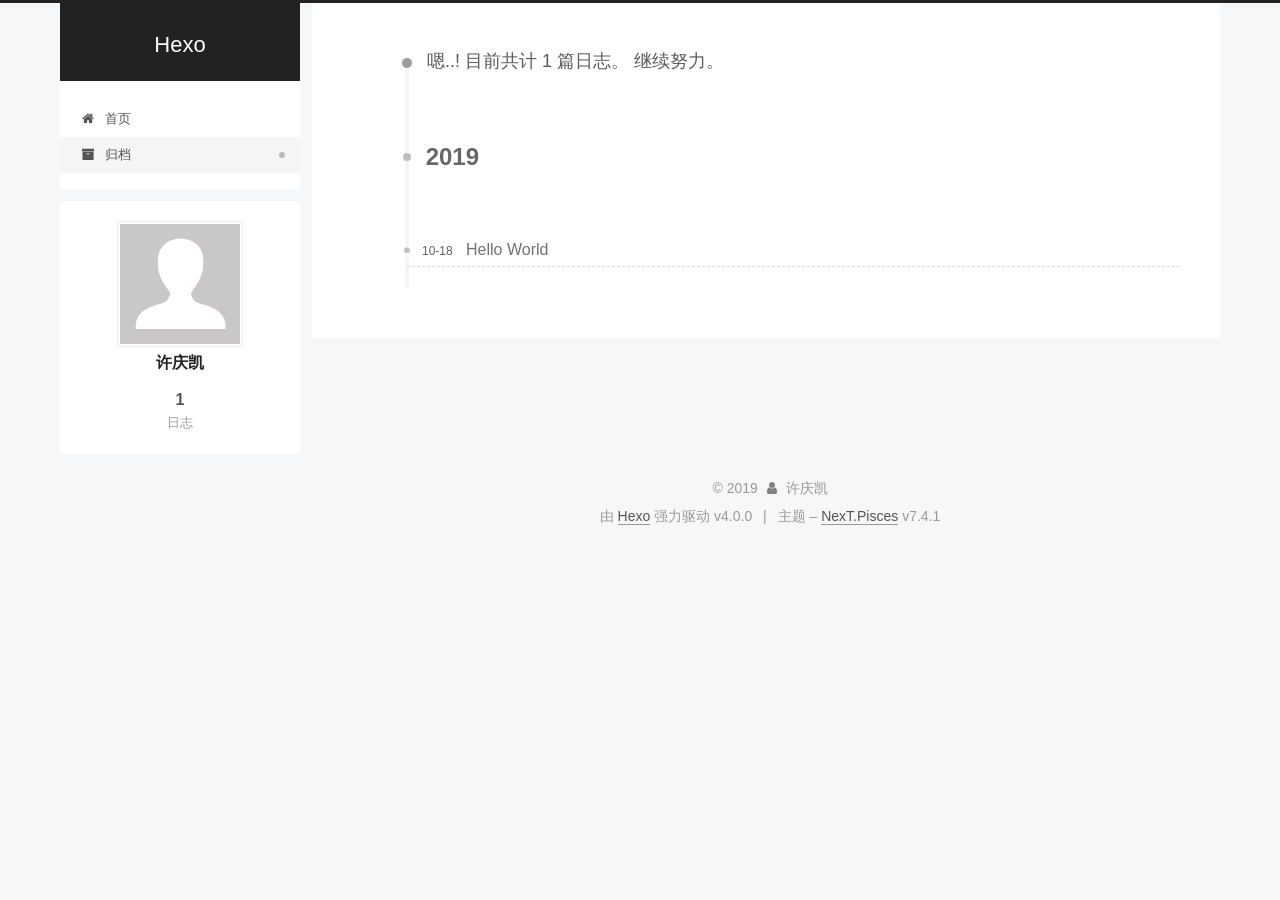
<file: archives/2019/index.html>
<!DOCTYPE html>
<html lang="zh-CN">
<head>
  <meta charset="UTF-8">
<meta name="viewport" content="width=device-width, initial-scale=1, maximum-scale=2">
<meta name="theme-color" content="#222">
<meta name="generator" content="Hexo 4.0.0">
  <link rel="apple-touch-icon" sizes="180x180" href="/images/apple-touch-icon-next.png?v=7.4.1">
  <link rel="icon" type="image/png" sizes="32x32" href="/images/favicon-32x32-next.png?v=7.4.1">
  <link rel="icon" type="image/png" sizes="16x16" href="/images/favicon-16x16-next.png?v=7.4.1">
  <link rel="mask-icon" href="/images/logo.svg?v=7.4.1" color="#222">

<link rel="stylesheet" href="/css/main.css?v=7.4.1">


<link rel="stylesheet" href="/lib/font-awesome/css/font-awesome.min.css?v=4.7.0">


<script id="hexo-configurations">
  var NexT = window.NexT || {};
  var CONFIG = {
    root: '/',
    scheme: 'Pisces',
    version: '7.4.1',
    exturl: false,
    sidebar: {"position":"left","display":"post","offset":12,"onmobile":false},
    copycode: {"enable":false,"show_result":false,"style":null},
    back2top: {"enable":true,"sidebar":false,"scrollpercent":false},
    bookmark: {"enable":false,"color":"#222","save":"auto"},
    fancybox: false,
    mediumzoom: false,
    lazyload: false,
    pangu: false,
    algolia: {
      appID: '',
      apiKey: '',
      indexName: '',
      hits: {"per_page":10},
      labels: {"input_placeholder":"Search for Posts","hits_empty":"We didn't find any results for the search: ${query}","hits_stats":"${hits} results found in ${time} ms"}
    },
    localsearch: {"enable":false,"trigger":"auto","top_n_per_article":1,"unescape":false,"preload":false},
    path: '',
    motion: {"enable":true,"async":false,"transition":{"post_block":"fadeIn","post_header":"slideDownIn","post_body":"slideDownIn","coll_header":"slideLeftIn","sidebar":"slideUpIn"}},
    translation: {
      copy_button: '复制',
      copy_success: '复制成功',
      copy_failure: '复制失败'
    },
    sidebarPadding: 40
  };
</script>

  <meta property="og:type" content="website">
<meta property="og:title" content="Hexo">
<meta property="og:url" content="http:&#x2F;&#x2F;yoursite.com&#x2F;archives&#x2F;2019&#x2F;index.html">
<meta property="og:site_name" content="Hexo">
<meta property="og:locale" content="zh-CN">
<meta name="twitter:card" content="summary">
  <link rel="canonical" href="http://yoursite.com/archives/2019/">


<script id="page-configurations">
  // https://hexo.io/docs/variables.html
  CONFIG.page = {
    sidebar: "",
    isHome: false,
    isPost: false,
    isPage: false,
    isArchive: true
  };
</script>

  <title>归档 | Hexo</title>
  








  <noscript>
  <style>
  .use-motion .brand,
  .use-motion .menu-item,
  .sidebar-inner,
  .use-motion .post-block,
  .use-motion .pagination,
  .use-motion .comments,
  .use-motion .post-header,
  .use-motion .post-body,
  .use-motion .collection-header { opacity: initial; }

  .use-motion .site-title,
  .use-motion .site-subtitle {
    opacity: initial;
    top: initial;
  }

  .use-motion .logo-line-before i { left: initial; }
  .use-motion .logo-line-after i { right: initial; }
  </style>
</noscript>

</head>

<body itemscope itemtype="http://schema.org/WebPage">
  <div class="container use-motion">
    <div class="headband"></div>

    <header class="header" itemscope itemtype="http://schema.org/WPHeader">
      <div class="header-inner"><div class="site-brand-container">
  <div class="site-meta">

    <div>
      <a href="/" class="brand" rel="start">
        <span class="logo-line-before"><i></i></span>
        <span class="site-title">Hexo</span>
        <span class="logo-line-after"><i></i></span>
      </a>
    </div>
  </div>

  <div class="site-nav-toggle">
    <div class="toggle" aria-label="切换导航栏">
      <span class="toggle-line toggle-line-first"></span>
      <span class="toggle-line toggle-line-middle"></span>
      <span class="toggle-line toggle-line-last"></span>
    </div>
  </div>
</div>


<nav class="site-nav">
  
  <ul id="menu" class="menu">
        <li class="menu-item menu-item-home">

    <a href="/" rel="section"><i class="fa fa-fw fa-home"></i>首页</a>

  </li>
        <li class="menu-item menu-item-archives">

    <a href="/archives/" rel="section"><i class="fa fa-fw fa-archive"></i>归档</a>

  </li>
  </ul>

</nav>
</div>
    </header>

    
  <div class="back-to-top">
    <i class="fa fa-arrow-up"></i>
    <span>0%</span>
  </div>


    <main class="main">
      <div class="main-inner">
        <div class="content-wrap">
          

          <div class="content">
            

  
  
  
  <div class="post-block">
    <div class="posts-collapse">
      <div class="collection-title">
        <span class="collection-header">嗯..! 目前共计 1 篇日志。 继续努力。</span>
      </div>

      
    <div class="collection-year">
      <h1 class="collection-header">2019</h1>
    </div>

  <article itemscope itemtype="http://schema.org/Article">
    <header class="post-header">

      <div class="post-meta">
        <time itemprop="dateCreated"
              datetime="2019-10-18T17:07:34+08:00"
              content="2019-10-18">
          10-18
        </time>
      </div>

      <h2 class="post-title">
          <a class="post-title-link" href="/2019/10/18/hello-world/" itemprop="url">
            <span itemprop="name">Hello World</span>
          </a>
      </h2>

    </header>
  </article>


    </div>
  </div>
  
  
  

  



          </div>
          

        </div>
          
  
  <div class="toggle sidebar-toggle">
    <span class="toggle-line toggle-line-first"></span>
    <span class="toggle-line toggle-line-middle"></span>
    <span class="toggle-line toggle-line-last"></span>
  </div>

  <aside class="sidebar">
    <div class="sidebar-inner">

      <ul class="sidebar-nav motion-element">
        <li class="sidebar-nav-toc">
          文章目录
        </li>
        <li class="sidebar-nav-overview">
          站点概览
        </li>
      </ul>

      <!--noindex-->
      <div class="post-toc-wrap sidebar-panel">
      </div>
      <!--/noindex-->

      <div class="site-overview-wrap sidebar-panel">
        <div class="site-author motion-element" itemprop="author" itemscope itemtype="http://schema.org/Person">
  <img class="site-author-image" itemprop="image" alt="许庆凯"
    src="/images/avatar.gif">
  <p class="site-author-name" itemprop="name">许庆凯</p>
  <div class="site-description" itemprop="description"></div>
</div>
<div class="site-state-wrap motion-element">
  <nav class="site-state">
      <div class="site-state-item site-state-posts">
          <a href="/archives/">
        
          <span class="site-state-item-count">1</span>
          <span class="site-state-item-name">日志</span>
        </a>
      </div>
  </nav>
</div>



      </div>

    </div>
  </aside>
  <div id="sidebar-dimmer"></div>


      </div>
    </main>

    <footer class="footer">
      <div class="footer-inner">
        

<div class="copyright">
  
  &copy; 
  <span itemprop="copyrightYear">2019</span>
  <span class="with-love">
    <i class="fa fa-user"></i>
  </span>
  <span class="author" itemprop="copyrightHolder">许庆凯</span>
</div>
  <div class="powered-by">由 <a href="https://hexo.io/" class="theme-link" rel="noopener" target="_blank">Hexo</a> 强力驱动 v4.0.0
  </div>
  <span class="post-meta-divider">|</span>
  <div class="theme-info">主题 – <a href="https://pisces.theme-next.org/" class="theme-link" rel="noopener" target="_blank">NexT.Pisces</a> v7.4.1
  </div>

        












        
      </div>
    </footer>
  </div>

  
  <script src="/lib/anime.min.js?v=3.1.0"></script>
  <script src="/lib/velocity/velocity.min.js?v=1.2.1"></script>
  <script src="/lib/velocity/velocity.ui.min.js?v=1.2.1"></script>
<script src="/js/utils.js?v=7.4.1"></script><script src="/js/motion.js?v=7.4.1"></script>
<script src="/js/schemes/pisces.js?v=7.4.1"></script>
<script src="/js/next-boot.js?v=7.4.1"></script>



  


















  

  

  

</body>
</html>
</file>
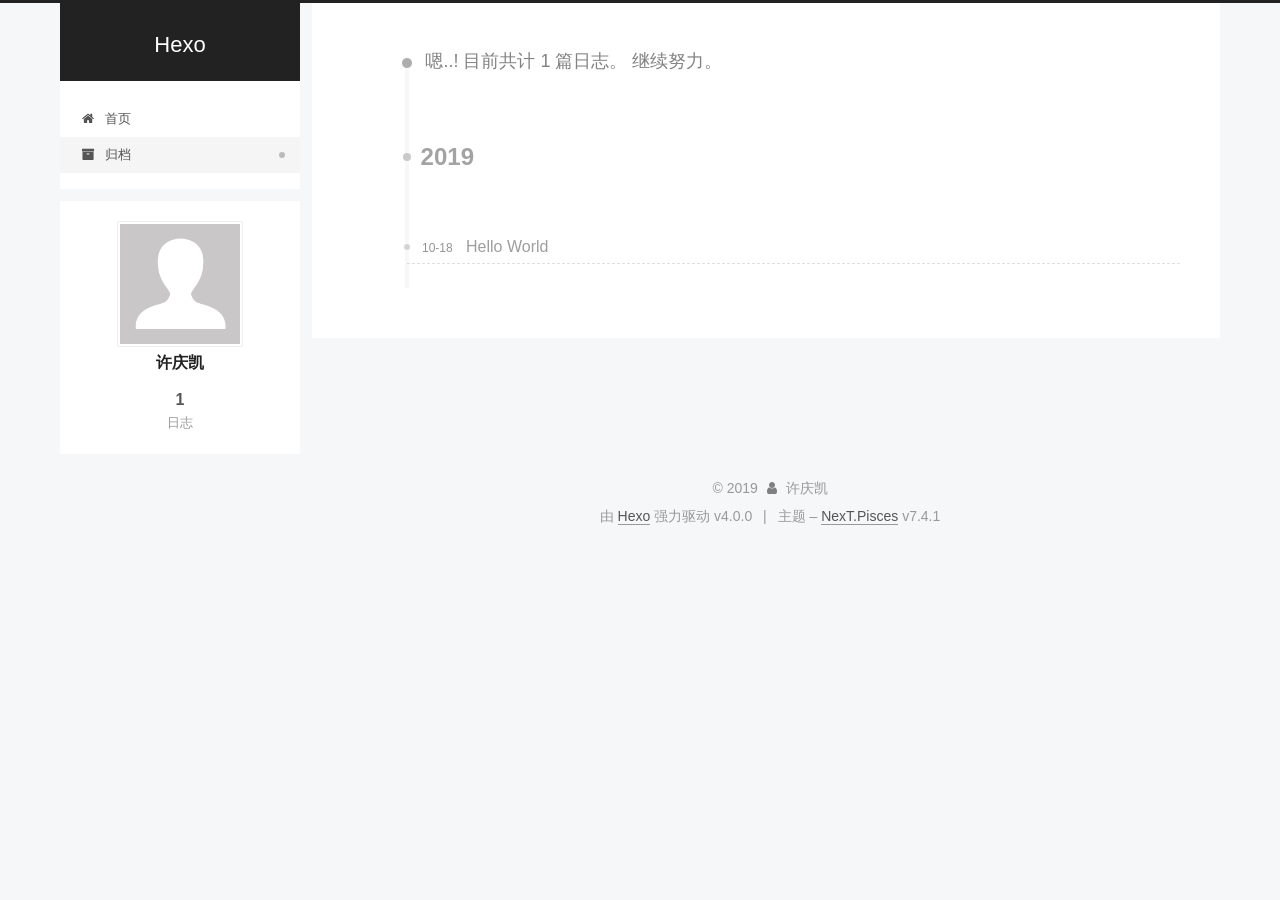
<file: archives/2019/10/index.html>
<!DOCTYPE html>
<html lang="zh-CN">
<head>
  <meta charset="UTF-8">
<meta name="viewport" content="width=device-width, initial-scale=1, maximum-scale=2">
<meta name="theme-color" content="#222">
<meta name="generator" content="Hexo 4.0.0">
  <link rel="apple-touch-icon" sizes="180x180" href="/images/apple-touch-icon-next.png?v=7.4.1">
  <link rel="icon" type="image/png" sizes="32x32" href="/images/favicon-32x32-next.png?v=7.4.1">
  <link rel="icon" type="image/png" sizes="16x16" href="/images/favicon-16x16-next.png?v=7.4.1">
  <link rel="mask-icon" href="/images/logo.svg?v=7.4.1" color="#222">

<link rel="stylesheet" href="/css/main.css?v=7.4.1">


<link rel="stylesheet" href="/lib/font-awesome/css/font-awesome.min.css?v=4.7.0">


<script id="hexo-configurations">
  var NexT = window.NexT || {};
  var CONFIG = {
    root: '/',
    scheme: 'Pisces',
    version: '7.4.1',
    exturl: false,
    sidebar: {"position":"left","display":"post","offset":12,"onmobile":false},
    copycode: {"enable":false,"show_result":false,"style":null},
    back2top: {"enable":true,"sidebar":false,"scrollpercent":false},
    bookmark: {"enable":false,"color":"#222","save":"auto"},
    fancybox: false,
    mediumzoom: false,
    lazyload: false,
    pangu: false,
    algolia: {
      appID: '',
      apiKey: '',
      indexName: '',
      hits: {"per_page":10},
      labels: {"input_placeholder":"Search for Posts","hits_empty":"We didn't find any results for the search: ${query}","hits_stats":"${hits} results found in ${time} ms"}
    },
    localsearch: {"enable":false,"trigger":"auto","top_n_per_article":1,"unescape":false,"preload":false},
    path: '',
    motion: {"enable":true,"async":false,"transition":{"post_block":"fadeIn","post_header":"slideDownIn","post_body":"slideDownIn","coll_header":"slideLeftIn","sidebar":"slideUpIn"}},
    translation: {
      copy_button: '复制',
      copy_success: '复制成功',
      copy_failure: '复制失败'
    },
    sidebarPadding: 40
  };
</script>

  <meta property="og:type" content="website">
<meta property="og:title" content="Hexo">
<meta property="og:url" content="http:&#x2F;&#x2F;yoursite.com&#x2F;archives&#x2F;2019&#x2F;10&#x2F;index.html">
<meta property="og:site_name" content="Hexo">
<meta property="og:locale" content="zh-CN">
<meta name="twitter:card" content="summary">
  <link rel="canonical" href="http://yoursite.com/archives/2019/10/">


<script id="page-configurations">
  // https://hexo.io/docs/variables.html
  CONFIG.page = {
    sidebar: "",
    isHome: false,
    isPost: false,
    isPage: false,
    isArchive: true
  };
</script>

  <title>归档 | Hexo</title>
  








  <noscript>
  <style>
  .use-motion .brand,
  .use-motion .menu-item,
  .sidebar-inner,
  .use-motion .post-block,
  .use-motion .pagination,
  .use-motion .comments,
  .use-motion .post-header,
  .use-motion .post-body,
  .use-motion .collection-header { opacity: initial; }

  .use-motion .site-title,
  .use-motion .site-subtitle {
    opacity: initial;
    top: initial;
  }

  .use-motion .logo-line-before i { left: initial; }
  .use-motion .logo-line-after i { right: initial; }
  </style>
</noscript>

</head>

<body itemscope itemtype="http://schema.org/WebPage">
  <div class="container use-motion">
    <div class="headband"></div>

    <header class="header" itemscope itemtype="http://schema.org/WPHeader">
      <div class="header-inner"><div class="site-brand-container">
  <div class="site-meta">

    <div>
      <a href="/" class="brand" rel="start">
        <span class="logo-line-before"><i></i></span>
        <span class="site-title">Hexo</span>
        <span class="logo-line-after"><i></i></span>
      </a>
    </div>
  </div>

  <div class="site-nav-toggle">
    <div class="toggle" aria-label="切换导航栏">
      <span class="toggle-line toggle-line-first"></span>
      <span class="toggle-line toggle-line-middle"></span>
      <span class="toggle-line toggle-line-last"></span>
    </div>
  </div>
</div>


<nav class="site-nav">
  
  <ul id="menu" class="menu">
        <li class="menu-item menu-item-home">

    <a href="/" rel="section"><i class="fa fa-fw fa-home"></i>首页</a>

  </li>
        <li class="menu-item menu-item-archives">

    <a href="/archives/" rel="section"><i class="fa fa-fw fa-archive"></i>归档</a>

  </li>
  </ul>

</nav>
</div>
    </header>

    
  <div class="back-to-top">
    <i class="fa fa-arrow-up"></i>
    <span>0%</span>
  </div>


    <main class="main">
      <div class="main-inner">
        <div class="content-wrap">
          

          <div class="content">
            

  
  
  
  <div class="post-block">
    <div class="posts-collapse">
      <div class="collection-title">
        <span class="collection-header">嗯..! 目前共计 1 篇日志。 继续努力。</span>
      </div>

      
    <div class="collection-year">
      <h1 class="collection-header">2019</h1>
    </div>

  <article itemscope itemtype="http://schema.org/Article">
    <header class="post-header">

      <div class="post-meta">
        <time itemprop="dateCreated"
              datetime="2019-10-18T17:07:34+08:00"
              content="2019-10-18">
          10-18
        </time>
      </div>

      <h2 class="post-title">
          <a class="post-title-link" href="/2019/10/18/hello-world/" itemprop="url">
            <span itemprop="name">Hello World</span>
          </a>
      </h2>

    </header>
  </article>


    </div>
  </div>
  
  
  

  



          </div>
          

        </div>
          
  
  <div class="toggle sidebar-toggle">
    <span class="toggle-line toggle-line-first"></span>
    <span class="toggle-line toggle-line-middle"></span>
    <span class="toggle-line toggle-line-last"></span>
  </div>

  <aside class="sidebar">
    <div class="sidebar-inner">

      <ul class="sidebar-nav motion-element">
        <li class="sidebar-nav-toc">
          文章目录
        </li>
        <li class="sidebar-nav-overview">
          站点概览
        </li>
      </ul>

      <!--noindex-->
      <div class="post-toc-wrap sidebar-panel">
      </div>
      <!--/noindex-->

      <div class="site-overview-wrap sidebar-panel">
        <div class="site-author motion-element" itemprop="author" itemscope itemtype="http://schema.org/Person">
  <img class="site-author-image" itemprop="image" alt="许庆凯"
    src="/images/avatar.gif">
  <p class="site-author-name" itemprop="name">许庆凯</p>
  <div class="site-description" itemprop="description"></div>
</div>
<div class="site-state-wrap motion-element">
  <nav class="site-state">
      <div class="site-state-item site-state-posts">
          <a href="/archives/">
        
          <span class="site-state-item-count">1</span>
          <span class="site-state-item-name">日志</span>
        </a>
      </div>
  </nav>
</div>



      </div>

    </div>
  </aside>
  <div id="sidebar-dimmer"></div>


      </div>
    </main>

    <footer class="footer">
      <div class="footer-inner">
        

<div class="copyright">
  
  &copy; 
  <span itemprop="copyrightYear">2019</span>
  <span class="with-love">
    <i class="fa fa-user"></i>
  </span>
  <span class="author" itemprop="copyrightHolder">许庆凯</span>
</div>
  <div class="powered-by">由 <a href="https://hexo.io/" class="theme-link" rel="noopener" target="_blank">Hexo</a> 强力驱动 v4.0.0
  </div>
  <span class="post-meta-divider">|</span>
  <div class="theme-info">主题 – <a href="https://pisces.theme-next.org/" class="theme-link" rel="noopener" target="_blank">NexT.Pisces</a> v7.4.1
  </div>

        












        
      </div>
    </footer>
  </div>

  
  <script src="/lib/anime.min.js?v=3.1.0"></script>
  <script src="/lib/velocity/velocity.min.js?v=1.2.1"></script>
  <script src="/lib/velocity/velocity.ui.min.js?v=1.2.1"></script>
<script src="/js/utils.js?v=7.4.1"></script><script src="/js/motion.js?v=7.4.1"></script>
<script src="/js/schemes/pisces.js?v=7.4.1"></script>
<script src="/js/next-boot.js?v=7.4.1"></script>



  


















  

  

  

</body>
</html>
</file>
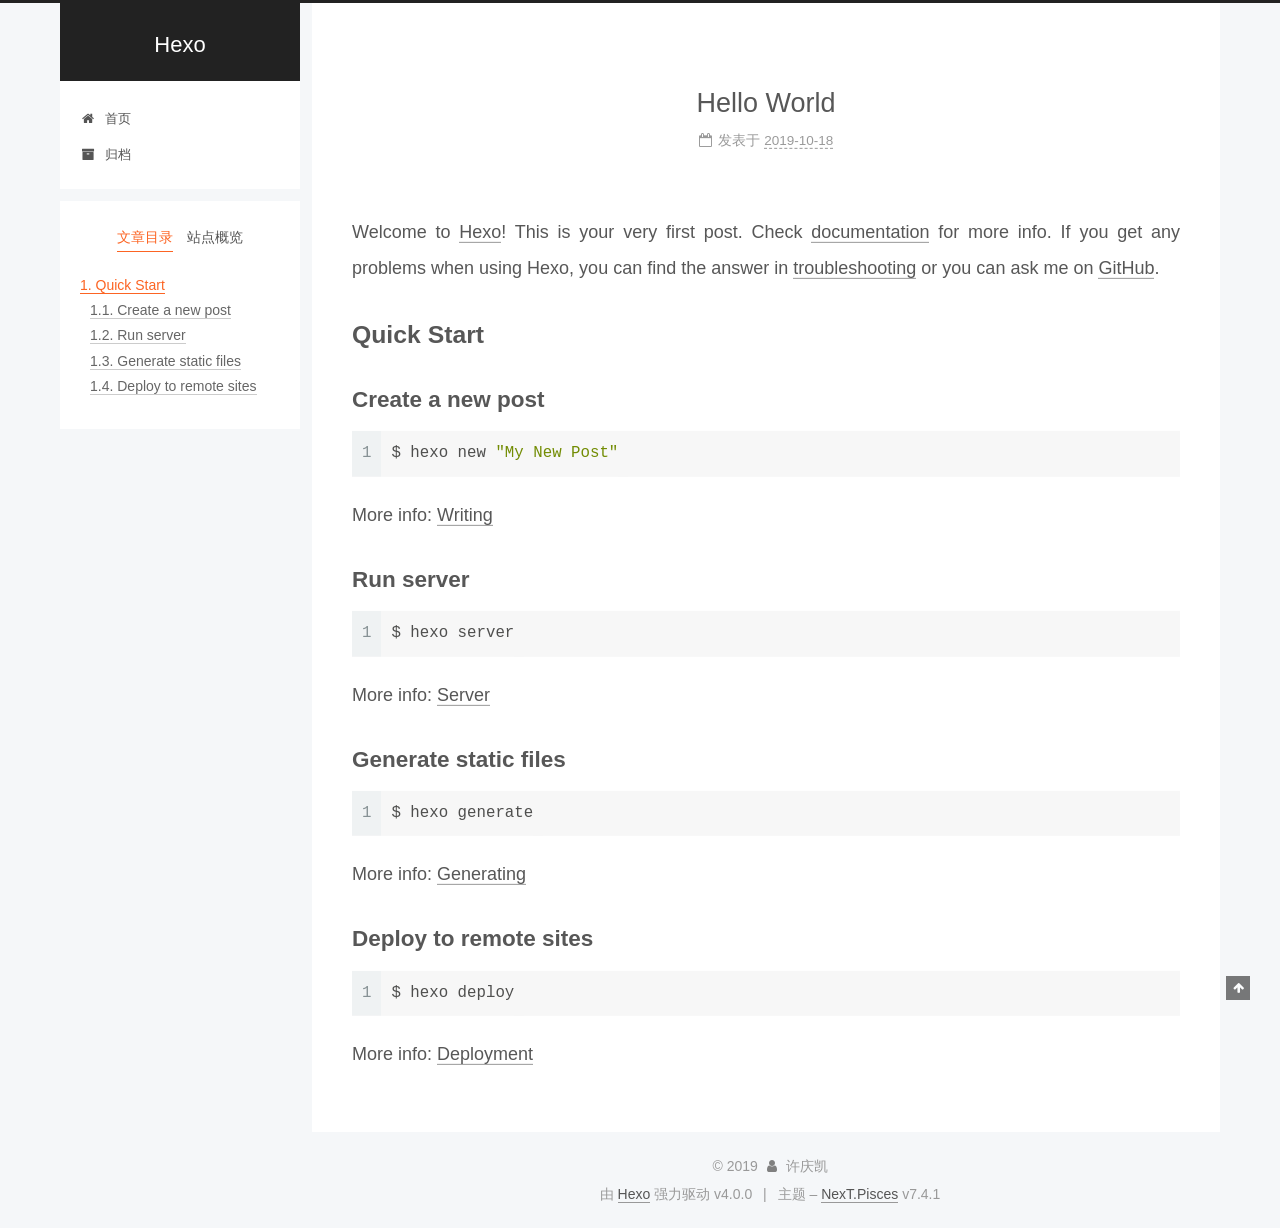
<file: 2019/10/18/hello-world/index.html>
<!DOCTYPE html>
<html lang="zh-CN">
<head>
  <meta charset="UTF-8">
<meta name="viewport" content="width=device-width, initial-scale=1, maximum-scale=2">
<meta name="theme-color" content="#222">
<meta name="generator" content="Hexo 4.0.0">
  <link rel="apple-touch-icon" sizes="180x180" href="/images/apple-touch-icon-next.png?v=7.4.1">
  <link rel="icon" type="image/png" sizes="32x32" href="/images/favicon-32x32-next.png?v=7.4.1">
  <link rel="icon" type="image/png" sizes="16x16" href="/images/favicon-16x16-next.png?v=7.4.1">
  <link rel="mask-icon" href="/images/logo.svg?v=7.4.1" color="#222">

<link rel="stylesheet" href="/css/main.css?v=7.4.1">


<link rel="stylesheet" href="/lib/font-awesome/css/font-awesome.min.css?v=4.7.0">


<script id="hexo-configurations">
  var NexT = window.NexT || {};
  var CONFIG = {
    root: '/',
    scheme: 'Pisces',
    version: '7.4.1',
    exturl: false,
    sidebar: {"position":"left","display":"post","offset":12,"onmobile":false},
    copycode: {"enable":false,"show_result":false,"style":null},
    back2top: {"enable":true,"sidebar":false,"scrollpercent":false},
    bookmark: {"enable":false,"color":"#222","save":"auto"},
    fancybox: false,
    mediumzoom: false,
    lazyload: false,
    pangu: false,
    algolia: {
      appID: '',
      apiKey: '',
      indexName: '',
      hits: {"per_page":10},
      labels: {"input_placeholder":"Search for Posts","hits_empty":"We didn't find any results for the search: ${query}","hits_stats":"${hits} results found in ${time} ms"}
    },
    localsearch: {"enable":false,"trigger":"auto","top_n_per_article":1,"unescape":false,"preload":false},
    path: '',
    motion: {"enable":true,"async":false,"transition":{"post_block":"fadeIn","post_header":"slideDownIn","post_body":"slideDownIn","coll_header":"slideLeftIn","sidebar":"slideUpIn"}},
    translation: {
      copy_button: '复制',
      copy_success: '复制成功',
      copy_failure: '复制失败'
    },
    sidebarPadding: 40
  };
</script>

  <meta name="description" content="Welcome to Hexo! This is your very first post. Check documentation for more info. If you get any problems when using Hexo, you can find the answer in troubleshooting or you can ask me on GitHub. Quick">
<meta property="og:type" content="article">
<meta property="og:title" content="Hello World">
<meta property="og:url" content="http:&#x2F;&#x2F;yoursite.com&#x2F;2019&#x2F;10&#x2F;18&#x2F;hello-world&#x2F;index.html">
<meta property="og:site_name" content="Hexo">
<meta property="og:description" content="Welcome to Hexo! This is your very first post. Check documentation for more info. If you get any problems when using Hexo, you can find the answer in troubleshooting or you can ask me on GitHub. Quick">
<meta property="og:locale" content="zh-CN">
<meta property="og:updated_time" content="2019-10-18T09:07:34.901Z">
<meta name="twitter:card" content="summary">
  <link rel="canonical" href="http://yoursite.com/2019/10/18/hello-world/">


<script id="page-configurations">
  // https://hexo.io/docs/variables.html
  CONFIG.page = {
    sidebar: "",
    isHome: false,
    isPost: true,
    isPage: false,
    isArchive: false
  };
</script>

  <title>Hello World | Hexo</title>
  








  <noscript>
  <style>
  .use-motion .brand,
  .use-motion .menu-item,
  .sidebar-inner,
  .use-motion .post-block,
  .use-motion .pagination,
  .use-motion .comments,
  .use-motion .post-header,
  .use-motion .post-body,
  .use-motion .collection-header { opacity: initial; }

  .use-motion .site-title,
  .use-motion .site-subtitle {
    opacity: initial;
    top: initial;
  }

  .use-motion .logo-line-before i { left: initial; }
  .use-motion .logo-line-after i { right: initial; }
  </style>
</noscript>

</head>

<body itemscope itemtype="http://schema.org/WebPage">
  <div class="container use-motion">
    <div class="headband"></div>

    <header class="header" itemscope itemtype="http://schema.org/WPHeader">
      <div class="header-inner"><div class="site-brand-container">
  <div class="site-meta">

    <div>
      <a href="/" class="brand" rel="start">
        <span class="logo-line-before"><i></i></span>
        <span class="site-title">Hexo</span>
        <span class="logo-line-after"><i></i></span>
      </a>
    </div>
  </div>

  <div class="site-nav-toggle">
    <div class="toggle" aria-label="切换导航栏">
      <span class="toggle-line toggle-line-first"></span>
      <span class="toggle-line toggle-line-middle"></span>
      <span class="toggle-line toggle-line-last"></span>
    </div>
  </div>
</div>


<nav class="site-nav">
  
  <ul id="menu" class="menu">
        <li class="menu-item menu-item-home">

    <a href="/" rel="section"><i class="fa fa-fw fa-home"></i>首页</a>

  </li>
        <li class="menu-item menu-item-archives">

    <a href="/archives/" rel="section"><i class="fa fa-fw fa-archive"></i>归档</a>

  </li>
  </ul>

</nav>
</div>
    </header>

    
  <div class="back-to-top">
    <i class="fa fa-arrow-up"></i>
    <span>0%</span>
  </div>


    <main class="main">
      <div class="main-inner">
        <div class="content-wrap">
          

          <div class="content">
            

  <div class="posts-expand">
      
  
  
  <article itemscope itemtype="http://schema.org/Article" class="post-block " lang="zh-CN">
    <link itemprop="mainEntityOfPage" href="http://yoursite.com/2019/10/18/hello-world/">

    <span hidden itemprop="author" itemscope itemtype="http://schema.org/Person">
      <meta itemprop="image" content="/images/avatar.gif">
      <meta itemprop="name" content="许庆凯">
      <meta itemprop="description" content="">
    </span>

    <span hidden itemprop="publisher" itemscope itemtype="http://schema.org/Organization">
      <meta itemprop="name" content="Hexo">
    </span>
      <header class="post-header">
        <h1 class="post-title" itemprop="name headline">
          Hello World
        </h1>

        <div class="post-meta">
            <span class="post-meta-item">
              <span class="post-meta-item-icon">
                <i class="fa fa-calendar-o"></i>
              </span>
              <span class="post-meta-item-text">发表于</span>

              <time title="创建时间：2019-10-18 17:07:34" itemprop="dateCreated datePublished" datetime="2019-10-18T17:07:34+08:00">2019-10-18</time>
            </span>

          

        </div>
      </header>

    
    
    
    <div class="post-body" itemprop="articleBody">

      
        <p>Welcome to <a href="https://hexo.io/" target="_blank" rel="noopener">Hexo</a>! This is your very first post. Check <a href="https://hexo.io/docs/" target="_blank" rel="noopener">documentation</a> for more info. If you get any problems when using Hexo, you can find the answer in <a href="https://hexo.io/docs/troubleshooting.html" target="_blank" rel="noopener">troubleshooting</a> or you can ask me on <a href="https://github.com/hexojs/hexo/issues" target="_blank" rel="noopener">GitHub</a>.</p>
<h2 id="Quick-Start"><a href="#Quick-Start" class="headerlink" title="Quick Start"></a>Quick Start</h2><h3 id="Create-a-new-post"><a href="#Create-a-new-post" class="headerlink" title="Create a new post"></a>Create a new post</h3><figure class="highlight bash"><table><tr><td class="gutter"><pre><span class="line">1</span><br></pre></td><td class="code"><pre><span class="line">$ hexo new <span class="string">"My New Post"</span></span><br></pre></td></tr></table></figure>

<p>More info: <a href="https://hexo.io/docs/writing.html" target="_blank" rel="noopener">Writing</a></p>
<h3 id="Run-server"><a href="#Run-server" class="headerlink" title="Run server"></a>Run server</h3><figure class="highlight bash"><table><tr><td class="gutter"><pre><span class="line">1</span><br></pre></td><td class="code"><pre><span class="line">$ hexo server</span><br></pre></td></tr></table></figure>

<p>More info: <a href="https://hexo.io/docs/server.html" target="_blank" rel="noopener">Server</a></p>
<h3 id="Generate-static-files"><a href="#Generate-static-files" class="headerlink" title="Generate static files"></a>Generate static files</h3><figure class="highlight bash"><table><tr><td class="gutter"><pre><span class="line">1</span><br></pre></td><td class="code"><pre><span class="line">$ hexo generate</span><br></pre></td></tr></table></figure>

<p>More info: <a href="https://hexo.io/docs/generating.html" target="_blank" rel="noopener">Generating</a></p>
<h3 id="Deploy-to-remote-sites"><a href="#Deploy-to-remote-sites" class="headerlink" title="Deploy to remote sites"></a>Deploy to remote sites</h3><figure class="highlight bash"><table><tr><td class="gutter"><pre><span class="line">1</span><br></pre></td><td class="code"><pre><span class="line">$ hexo deploy</span><br></pre></td></tr></table></figure>

<p>More info: <a href="https://hexo.io/docs/deployment.html" target="_blank" rel="noopener">Deployment</a></p>

    </div>

    
    
    

      <footer class="post-footer">

        

      </footer>
    
  </article>
  
  
  

  </div>


          </div>
          

        </div>
          
  
  <div class="toggle sidebar-toggle">
    <span class="toggle-line toggle-line-first"></span>
    <span class="toggle-line toggle-line-middle"></span>
    <span class="toggle-line toggle-line-last"></span>
  </div>

  <aside class="sidebar">
    <div class="sidebar-inner">

      <ul class="sidebar-nav motion-element">
        <li class="sidebar-nav-toc">
          文章目录
        </li>
        <li class="sidebar-nav-overview">
          站点概览
        </li>
      </ul>

      <!--noindex-->
      <div class="post-toc-wrap sidebar-panel">
          <div class="post-toc motion-element"><ol class="nav"><li class="nav-item nav-level-2"><a class="nav-link" href="#Quick-Start"><span class="nav-number">1.</span> <span class="nav-text">Quick Start</span></a><ol class="nav-child"><li class="nav-item nav-level-3"><a class="nav-link" href="#Create-a-new-post"><span class="nav-number">1.1.</span> <span class="nav-text">Create a new post</span></a></li><li class="nav-item nav-level-3"><a class="nav-link" href="#Run-server"><span class="nav-number">1.2.</span> <span class="nav-text">Run server</span></a></li><li class="nav-item nav-level-3"><a class="nav-link" href="#Generate-static-files"><span class="nav-number">1.3.</span> <span class="nav-text">Generate static files</span></a></li><li class="nav-item nav-level-3"><a class="nav-link" href="#Deploy-to-remote-sites"><span class="nav-number">1.4.</span> <span class="nav-text">Deploy to remote sites</span></a></li></ol></li></ol></div>
      </div>
      <!--/noindex-->

      <div class="site-overview-wrap sidebar-panel">
        <div class="site-author motion-element" itemprop="author" itemscope itemtype="http://schema.org/Person">
  <img class="site-author-image" itemprop="image" alt="许庆凯"
    src="/images/avatar.gif">
  <p class="site-author-name" itemprop="name">许庆凯</p>
  <div class="site-description" itemprop="description"></div>
</div>
<div class="site-state-wrap motion-element">
  <nav class="site-state">
      <div class="site-state-item site-state-posts">
          <a href="/archives/">
        
          <span class="site-state-item-count">1</span>
          <span class="site-state-item-name">日志</span>
        </a>
      </div>
  </nav>
</div>



      </div>

    </div>
  </aside>
  <div id="sidebar-dimmer"></div>


      </div>
    </main>

    <footer class="footer">
      <div class="footer-inner">
        

<div class="copyright">
  
  &copy; 
  <span itemprop="copyrightYear">2019</span>
  <span class="with-love">
    <i class="fa fa-user"></i>
  </span>
  <span class="author" itemprop="copyrightHolder">许庆凯</span>
</div>
  <div class="powered-by">由 <a href="https://hexo.io/" class="theme-link" rel="noopener" target="_blank">Hexo</a> 强力驱动 v4.0.0
  </div>
  <span class="post-meta-divider">|</span>
  <div class="theme-info">主题 – <a href="https://pisces.theme-next.org/" class="theme-link" rel="noopener" target="_blank">NexT.Pisces</a> v7.4.1
  </div>

        












        
      </div>
    </footer>
  </div>

  
  <script src="/lib/anime.min.js?v=3.1.0"></script>
  <script src="/lib/velocity/velocity.min.js?v=1.2.1"></script>
  <script src="/lib/velocity/velocity.ui.min.js?v=1.2.1"></script>
<script src="/js/utils.js?v=7.4.1"></script><script src="/js/motion.js?v=7.4.1"></script>
<script src="/js/schemes/pisces.js?v=7.4.1"></script>
<script src="/js/next-boot.js?v=7.4.1"></script>



  


















  

  

  

</body>
</html>
</file>
<file: css/main.css>
html {
  line-height: 1.15; /* 1 */
  -webkit-text-size-adjust: 100%; /* 2 */
}
body {
  margin: 0;
}
main {
  display: block;
}
h1 {
  font-size: 2em;
  margin: 0.67em 0;
}
hr {
  box-sizing: content-box; /* 1 */
  height: 0; /* 1 */
  overflow: visible; /* 2 */
}
pre {
  font-family: monospace, monospace; /* 1 */
  font-size: 1em; /* 2 */
}
a {
  background: transparent;
}
abbr[title] {
  border-bottom: none; /* 1 */
  text-decoration: underline; /* 2 */
  text-decoration: underline dotted; /* 2 */
}
b,
strong {
  font-weight: bolder;
}
code,
kbd,
samp {
  font-family: monospace, monospace; /* 1 */
  font-size: 1em; /* 2 */
}
small {
  font-size: 80%;
}
sub,
sup {
  font-size: 75%;
  line-height: 0;
  position: relative;
  vertical-align: baseline;
}
sub {
  bottom: -0.25em;
}
sup {
  top: -0.5em;
}
img {
  border-style: none;
}
button,
input,
optgroup,
select,
textarea {
  font-family: inherit; /* 1 */
  font-size: 100%; /* 1 */
  line-height: 1.15; /* 1 */
  margin: 0; /* 2 */
}
button,
input {
/* 1 */
  overflow: visible;
}
button,
select {
/* 1 */
  text-transform: none;
}
button,
[type='button'],
[type='reset'],
[type='submit'] {
  -webkit-appearance: button;
}
button::-moz-focus-inner,
[type='button']::-moz-focus-inner,
[type='reset']::-moz-focus-inner,
[type='submit']::-moz-focus-inner {
  border-style: none;
  padding: 0;
}
button:-moz-focusring,
[type='button']:-moz-focusring,
[type='reset']:-moz-focusring,
[type='submit']:-moz-focusring {
  outline: 1px dotted ButtonText;
}
fieldset {
  padding: 0.35em 0.75em 0.625em;
}
legend {
  box-sizing: border-box; /* 1 */
  color: inherit; /* 2 */
  display: table; /* 1 */
  max-width: 100%; /* 1 */
  padding: 0; /* 3 */
  white-space: normal; /* 1 */
}
progress {
  vertical-align: baseline;
}
textarea {
  overflow: auto;
}
[type='checkbox'],
[type='radio'] {
  box-sizing: border-box; /* 1 */
  padding: 0; /* 2 */
}
[type='number']::-webkit-inner-spin-button,
[type='number']::-webkit-outer-spin-button {
  height: auto;
}
[type='search'] {
  outline-offset: -2px; /* 2 */
  -webkit-appearance: textfield; /* 1 */
}
[type='search']::-webkit-search-decoration {
  -webkit-appearance: none;
}
::-webkit-file-upload-button {
  font: inherit; /* 2 */
  -webkit-appearance: button; /* 1 */
}
details {
  display: block;
}
summary {
  display: list-item;
}
template {
  display: none;
}
[hidden] {
  display: none;
}
::selection {
  background: #262a30;
  color: #fff;
}
html,
body {
  height: 100%;
}
body {
  background: #f5f7f9;
  color: #555;
  font-family: 'Lato', "PingFang SC", "Microsoft YaHei", sans-serif;
  font-size: 1em;
  line-height: 2;
}
@media (max-width: 991px) {
  body {
    padding-left: 0 !important;
    padding-right: 0 !important;
  }
}
h1,
h2,
h3,
h4,
h5,
h6 {
  font-family: 'Lato', "PingFang SC", "Microsoft YaHei", sans-serif;
  font-weight: bold;
  line-height: 1.5;
  margin: 20px 0 15px;
  padding: 0;
}
h1 {
  font-size: 1.5em;
}
h2 {
  font-size: 1.375em;
}
h3 {
  font-size: 1.25em;
}
h4 {
  font-size: 1.125em;
}
h5 {
  font-size: 1em;
}
h6 {
  font-size: 0.875em;
}
p {
  margin: 0 0 20px 0;
}
a,
span.exturl {
  overflow-wrap: break-word;
  word-wrap: break-word;
  border-bottom: 1px solid #999;
  color: #555;
  outline: 0;
  text-decoration: none;
  cursor: pointer;
}
a:hover,
span.exturl:hover {
  border-bottom-color: #222;
  color: #222;
}
iframe,
img,
video {
  display: block;
  margin-left: auto;
  margin-right: auto;
  max-width: 100%;
}
hr {
  background-color: #ddd;
  background-image: repeating-linear-gradient(-45deg, #fff, #fff 4px, transparent 4px, transparent 8px);
  border: 0;
  height: 3px;
  margin: 40px 0;
}
blockquote {
  border-left: 4px solid #ddd;
  color: #666;
  margin: 0;
  padding: 0 15px;
}
blockquote cite::before {
  content: '-';
  padding: 0 5px;
}
dt {
  font-weight: 700;
}
dd {
  margin: 0;
  padding: 0;
}
kbd {
  background-color: #f5f5f5;
  background-image: linear-gradient(#eee, #fff, #eee);
  border: 1px solid #ccc;
  border-radius: 0.2em;
  box-shadow: 0.1em 0.1em 0.2em rgba(0,0,0,0.1);
  font-family: inherit;
  padding: 0.1em 0.3em;
  white-space: nowrap;
}
.table-container {
  -webkit-overflow-scrolling: touch;
  overflow: auto;
}
table {
  border-collapse: collapse;
  border-spacing: 0;
  font-size: 0.875em;
  margin: 0 0 20px 0;
  width: 100%;
}
table > tbody > tr:nth-of-type(odd) {
  background: #f9f9f9;
}
table > tbody > tr:hover {
  background: #f5f5f5;
}
caption,
th,
td {
  font-weight: normal;
  padding: 8px;
  text-align: left;
  vertical-align: middle;
}
th,
td {
  border: 1px solid #ddd;
  border-bottom: 3px solid #ddd;
}
th {
  font-weight: 700;
  padding-bottom: 10px;
}
td {
  border-bottom-width: 1px;
}
.btn {
  background: #fff;
  border: 2px solid #555;
  border-radius: 2px;
  color: #555;
  display: inline-block;
  font-size: 0.875em;
  line-height: 2;
  padding: 0 20px;
  text-decoration: none;
  transition-property: background-color;
  transition-delay: 0s;
  transition-duration: 0.2s;
  transition-timing-function: ease-in-out;
}
.btn:hover {
  background: #222;
  border-color: #222;
  color: #fff;
}
.btn + .btn {
  margin: 0 0 8px 8px;
}
.btn .fa-fw {
  text-align: left;
  width: 1.285714285714286em;
}
.toggle {
  line-height: 0;
}
.toggle .toggle-line {
  background: #fff;
  display: inline-block;
  height: 2px;
  left: 0;
  position: relative;
  top: 0;
  transition: all 0.4s;
  vertical-align: top;
  width: 100%;
}
.toggle .toggle-line:not(:first-child) {
  margin-top: 3px;
}
.toggle.toggle-arrow .toggle-line-first {
  left: 50%;
  top: 2px;
  transform: rotate(45deg);
  width: 50%;
}
.toggle.toggle-arrow .toggle-line-middle {
  left: 2px;
  width: 90%;
}
.toggle.toggle-arrow .toggle-line-last {
  left: 50%;
  top: -2px;
  transform: rotate(-45deg);
  width: 50%;
}
.toggle.toggle-close .toggle-line-first {
  transform: rotate(-45deg);
  top: 5px;
}
.toggle.toggle-close .toggle-line-middle {
  opacity: 0;
}
.toggle.toggle-close .toggle-line-last {
  transform: rotate(45deg);
  top: -5px;
}
pre,
.highlight {
  background: #f7f7f7;
  color: #4d4d4c;
  line-height: 1.6;
  margin: 0 auto 20px;
}
pre,
code {
  font-family: consolas, Menlo, monospace, "PingFang SC", "Microsoft YaHei";
}
code {
  background: #eee;
  border-radius: 3px;
  color: #555;
  padding: 2px 4px;
  overflow-wrap: break-word;
  word-wrap: break-word;
}
pre {
  overflow: auto;
  padding: 10px;
}
pre code {
  background: none;
  color: #4d4d4c;
  font-size: 0.875em;
  padding: 0;
  text-shadow: none;
}
.highlight *::selection {
  background: #d6d6d6;
}
.highlight pre {
  border: 0;
  margin: 0;
  padding: 10px 0;
}
.highlight table {
  border: 0;
  margin: 0;
  width: auto;
}
.highlight td {
  border: 0;
  padding: 0;
}
.highlight figcaption {
  background: #eee;
  color: #4d4d4c;
  line-height: 1em;
  margin: 0;
  padding: 0.5em;
}
.highlight figcaption::before,
.highlight figcaption::after {
  content: ' ';
  display: table;
}
.highlight figcaption::after {
  clear: both;
}
.highlight figcaption a {
  color: #4d4d4c;
  float: right;
}
.highlight figcaption a:hover {
  border-bottom-color: #4d4d4c;
}
.highlight .gutter pre {
  background: #eff2f3;
  color: #869194;
  padding-left: 10px;
  padding-right: 10px;
  text-align: right;
}
.highlight .code pre {
  background: #f7f7f7;
  padding-left: 10px;
  width: 100%;
}
.gutter {
  -moz-user-select: none;
  -ms-user-select: none;
  -webkit-user-select: none;
  user-select: none;
}
.gist table {
  width: auto;
}
.gist table td {
  border: 0;
}
pre .deletion {
  background: #fdd;
}
pre .addition {
  background: #dfd;
}
pre .meta {
  color: #eab700;
  -moz-user-select: none;
  -ms-user-select: none;
  -webkit-user-select: none;
  user-select: none;
}
pre .comment {
  color: #8e908c;
}
pre .variable,
pre .attribute,
pre .tag,
pre .name,
pre .regexp,
pre .ruby .constant,
pre .xml .tag .title,
pre .xml .pi,
pre .xml .doctype,
pre .html .doctype,
pre .css .id,
pre .css .class,
pre .css .pseudo {
  color: #c82829;
}
pre .number,
pre .preprocessor,
pre .built_in,
pre .builtin-name,
pre .literal,
pre .params,
pre .constant,
pre .command {
  color: #f5871f;
}
pre .ruby .class .title,
pre .css .rules .attribute,
pre .string,
pre .symbol,
pre .value,
pre .inheritance,
pre .header,
pre .ruby .symbol,
pre .xml .cdata,
pre .special,
pre .formula {
  color: #718c00;
}
pre .title,
pre .css .hexcolor {
  color: #3e999f;
}
pre .function,
pre .python .decorator,
pre .python .title,
pre .ruby .function .title,
pre .ruby .title .keyword,
pre .perl .sub,
pre .javascript .title,
pre .coffeescript .title {
  color: #4271ae;
}
pre .keyword,
pre .javascript .function {
  color: #8959a8;
}
.blockquote-center {
  border-left: none;
  margin: 40px 0;
  padding: 0;
  position: relative;
  text-align: center;
}
.blockquote-center::before,
.blockquote-center::after {
  background-repeat: no-repeat;
  background-size: 22px 22px;
  content: ' ';
  display: block;
  height: 24px;
  opacity: 0.2;
  position: absolute;
  width: 100%;
}
.blockquote-center::before {
  background-image: url("../images/quote-l.svg");
  background-position: 0 -6px;
  border-top: 1px solid #ccc;
  top: -20px;
}
.blockquote-center::after {
  background-image: url("../images/quote-r.svg");
  background-position: 100% 8px;
  border-bottom: 1px solid #ccc;
  bottom: -20px;
}
.blockquote-center p,
.blockquote-center div {
  text-align: center;
}
.post-body .group-picture img {
  border: 0;
  margin: 0 auto;
  padding: 0 3px;
}
.post-body .group-picture-row {
  margin-bottom: 6px;
  overflow: hidden;
}
.post-body .group-picture-column {
  float: left;
  margin-bottom: 10px;
}
.post-body .label {
  display: inline;
  padding: 0 2px;
}
.post-body .label.default {
  background: #f0f0f0;
}
.post-body .label.primary {
  background: #efe6f7;
}
.post-body .label.info {
  background: #e5f2f8;
}
.post-body .label.success {
  background: #e7f4e9;
}
.post-body .label.warning {
  background: #fcf6e1;
}
.post-body .label.danger {
  background: #fae8eb;
}
.post-body .tabs {
  margin-bottom: 20px;
}
.post-body .tabs,
.tabs-comment {
  display: block;
  padding-top: 10px;
  position: relative;
}
.post-body .tabs ul.nav-tabs,
.tabs-comment ul.nav-tabs {
  display: flex;
  flex-wrap: wrap;
  margin: 0;
  margin-bottom: -1px;
  padding: 0;
}
@media (max-width: 413px) {
  .post-body .tabs ul.nav-tabs,
  .tabs-comment ul.nav-tabs {
    display: block;
    margin-bottom: 5px;
  }
}
.post-body .tabs ul.nav-tabs li.tab,
.tabs-comment ul.nav-tabs li.tab {
  background: #fff;
  border-bottom: 1px solid #ddd;
  border-left: 1px solid transparent;
  border-right: 1px solid transparent;
  border-top: 3px solid transparent;
  flex-grow: 1;
  list-style-type: none;
}
@media (max-width: 413px) {
  .post-body .tabs ul.nav-tabs li.tab,
  .tabs-comment ul.nav-tabs li.tab {
    border-bottom: 1px solid transparent;
    border-left: 3px solid transparent;
    border-right: 1px solid transparent;
    border-top: 1px solid transparent;
  }
}
.post-body .tabs ul.nav-tabs li.tab a,
.tabs-comment ul.nav-tabs li.tab a {
  border-bottom: initial;
  display: block;
  line-height: 1.8em;
  outline: 0;
  padding: 0.25em 0.75em;
  text-align: center;
  transition-delay: 0s;
  transition-duration: 0.2s;
  transition-timing-function: ease-out;
}
.post-body .tabs ul.nav-tabs li.tab a i,
.tabs-comment ul.nav-tabs li.tab a i {
  width: 1.285714285714286em;
}
.post-body .tabs ul.nav-tabs li.tab.active,
.tabs-comment ul.nav-tabs li.tab.active {
  border-bottom: 1px solid transparent;
  border-left: 1px solid #ddd;
  border-right: 1px solid #ddd;
  border-top: 3px solid #fc6423;
}
@media (max-width: 413px) {
  .post-body .tabs ul.nav-tabs li.tab.active,
  .tabs-comment ul.nav-tabs li.tab.active {
    border-bottom: 1px solid #ddd;
    border-left: 3px solid #fc6423;
    border-right: 1px solid #ddd;
    border-top: 1px solid #ddd;
  }
}
.post-body .tabs ul.nav-tabs li.tab.active a,
.tabs-comment ul.nav-tabs li.tab.active a {
  color: #555;
  cursor: default;
}
.post-body .tabs .tab-content .tab-pane,
.tabs-comment .tab-content .tab-pane {
  border: 1px solid #ddd;
  padding: 20px 20px 0 20px;
}
.post-body .tabs .tab-content .tab-pane:not(.active),
.tabs-comment .tab-content .tab-pane:not(.active) {
  display: none;
}
.post-body .tabs .tab-content .tab-pane.active,
.tabs-comment .tab-content .tab-pane.active {
  display: block;
}
.post-body .note {
  margin-bottom: 20px;
  padding: 15px;
  position: relative;
  border: 1px solid #eee;
  border-left-width: 5px;
  border-radius: 3px;
}
.post-body .note h2,
.post-body .note h3,
.post-body .note h4,
.post-body .note h5,
.post-body .note h6 {
  margin-top: 0;
  border-bottom: initial;
  margin-bottom: 0;
  padding-top: 0;
}
.post-body .note p:first-child,
.post-body .note ul:first-child,
.post-body .note ol:first-child,
.post-body .note table:first-child,
.post-body .note pre:first-child,
.post-body .note blockquote:first-child,
.post-body .note img:first-child {
  margin-top: 0;
}
.post-body .note p:last-child,
.post-body .note ul:last-child,
.post-body .note ol:last-child,
.post-body .note table:last-child,
.post-body .note pre:last-child,
.post-body .note blockquote:last-child,
.post-body .note img:last-child {
  margin-bottom: 0;
}
.post-body .note.default {
  border-left-color: #777;
}
.post-body .note.default h2,
.post-body .note.default h3,
.post-body .note.default h4,
.post-body .note.default h5,
.post-body .note.default h6 {
  color: #777;
}
.post-body .note.primary {
  border-left-color: #6f42c1;
}
.post-body .note.primary h2,
.post-body .note.primary h3,
.post-body .note.primary h4,
.post-body .note.primary h5,
.post-body .note.primary h6 {
  color: #6f42c1;
}
.post-body .note.info {
  border-left-color: #428bca;
}
.post-body .note.info h2,
.post-body .note.info h3,
.post-body .note.info h4,
.post-body .note.info h5,
.post-body .note.info h6 {
  color: #428bca;
}
.post-body .note.success {
  border-left-color: #5cb85c;
}
.post-body .note.success h2,
.post-body .note.success h3,
.post-body .note.success h4,
.post-body .note.success h5,
.post-body .note.success h6 {
  color: #5cb85c;
}
.post-body .note.warning {
  border-left-color: #f0ad4e;
}
.post-body .note.warning h2,
.post-body .note.warning h3,
.post-body .note.warning h4,
.post-body .note.warning h5,
.post-body .note.warning h6 {
  color: #f0ad4e;
}
.post-body .note.danger {
  border-left-color: #d9534f;
}
.post-body .note.danger h2,
.post-body .note.danger h3,
.post-body .note.danger h4,
.post-body .note.danger h5,
.post-body .note.danger h6 {
  color: #d9534f;
}
.pagination .prev,
.pagination .next,
.pagination .page-number,
.pagination .space {
  display: inline-block;
  margin: 0 10px;
  padding: 0 11px;
  position: relative;
  top: -1px;
}
@media (max-width: 767px) {
  .pagination .prev,
  .pagination .next,
  .pagination .page-number,
  .pagination .space {
    margin: 0 5px;
  }
}
.pagination {
  border-top: 1px solid #eee;
  margin: 120px 0 0;
  text-align: center;
}
.pagination .prev,
.pagination .next,
.pagination .page-number {
  border-bottom: 0;
  border-top: 1px solid #eee;
  transition-property: border-color;
  transition-delay: 0s;
  transition-duration: 0.2s;
  transition-timing-function: ease-in-out;
}
.pagination .prev:hover,
.pagination .next:hover,
.pagination .page-number:hover {
  border-top-color: #222;
}
.pagination .space {
  margin: 0;
  padding: 0;
}
.pagination .prev {
  margin-left: 0;
}
.pagination .next {
  margin-right: 0;
}
.pagination .page-number.current {
  background: #ccc;
  border-top-color: #ccc;
  color: #fff;
}
@media (max-width: 767px) {
  .pagination {
    border-top: none;
  }
  .pagination .prev,
  .pagination .next,
  .pagination .page-number {
    border-bottom: 1px solid #eee;
    border-top: 0;
    margin-bottom: 10px;
    padding: 0 10px;
  }
  .pagination .prev:hover,
  .pagination .next:hover,
  .pagination .page-number:hover {
    border-bottom-color: #222;
  }
}
.comments {
  margin: 60px 20px 0;
  overflow: hidden;
}
.comment-button-group {
  display: flex;
  flex-wrap: wrap-reverse;
  justify-content: center;
  margin: 1em 0;
}
.comment-button-group .comment-button {
  margin: 0.1em 0.2em;
}
.comment-button-group .comment-button.active {
  background: #222;
  border-color: #222;
  color: #fff;
}
.comment-position {
  display: none;
}
.comment-position.active {
  display: block;
}
.tabs-comment {
  background: #fff;
  margin-top: 4em;
  padding-top: 0;
}
.tabs-comment .comments {
  border: 0;
  box-shadow: none;
  margin-top: 0;
  padding-top: 0;
}
.container {
  min-height: 100%;
  position: relative;
}
.main-inner {
  margin: 0 auto;
  width: calc(100% - 20px);
}
@media (min-width: 1200px) {
  .main-inner {
    width: 1160px;
  }
}
@media (min-width: 1600px) {
  .main-inner {
    width: 73%;
  }
}
.header {
  background: transparent;
}
.header-inner {
  margin: 0 auto;
  position: relative;
  width: calc(100% - 20px);
}
@media (min-width: 1200px) {
  .header-inner {
    width: 1160px;
  }
}
@media (min-width: 1600px) {
  .header-inner {
    width: 73%;
  }
}
.headband {
  background: #222;
  height: 3px;
}
.site-meta {
  margin: 0;
  text-align: center;
}
@media (max-width: 767px) {
  .site-meta {
    text-align: center;
  }
}
.brand {
  background: #222;
  border-bottom: none;
  color: #fff;
  display: inline-block;
  line-height: 1.375em;
  padding: 0 40px;
  position: relative;
}
.brand:hover {
  color: #fff;
}
.site-title {
  display: inline-block;
  font-family: 'Lato', "PingFang SC", "Microsoft YaHei", sans-serif;
  font-size: 1.375em;
  font-weight: normal;
  line-height: 1.5;
  vertical-align: top;
}
.site-subtitle {
  color: #ddd;
  font-size: 0.8125em;
  margin-top: 10px;
}
.use-motion .brand {
  opacity: 0;
}
.use-motion .site-title,
.use-motion .site-subtitle,
.use-motion .custom-logo-image {
  opacity: 0;
  position: relative;
  top: -10px;
}
.site-nav-toggle {
  display: none;
  left: 10px;
  position: absolute;
}
@media (max-width: 767px) {
  .site-nav-toggle {
    display: block;
  }
}
.site-nav-toggle .toggle {
  background: transparent;
  border: 0;
  margin-top: 2px;
  padding: 10px;
  width: 22px;
}
.site-nav-toggle .toggle .toggle-line {
  background: #555;
  border-radius: 1px;
}
.site-nav {
  display: block;
}
@media (max-width: 767px) {
  .site-nav {
    border-top: 1px solid #ddd;
    clear: both;
    display: none;
    margin: 0 -10px;
    padding: 0 10px;
  }
}
.site-nav.site-nav-on {
  display: block;
}
.menu {
  margin-top: 20px;
  padding-left: 0;
  text-align: center;
}
.menu-item {
  display: inline-block;
  list-style: none;
  margin: 0 10px;
}
@media (max-width: 767px) {
  .menu-item {
    margin-top: 10px;
  }
}
.menu-item a,
.menu-item span.exturl {
  border-bottom: 0;
  display: block;
  font-size: 0.8125em;
  transition-property: border-color;
  transition-delay: 0s;
  transition-duration: 0.2s;
  transition-timing-function: ease-in-out;
}
@media (hover: none) {
  .menu-item a:hover,
  .menu-item span.exturl:hover {
    border-bottom-color: transparent !important;
  }
}
.menu-item .fa {
  margin-right: 8px;
}
.menu-item .badge {
  display: inline-block;
  font-weight: 700;
  line-height: 1;
  margin-left: 0.35em;
  margin-top: 0.35em;
  text-align: center;
  white-space: nowrap;
}
@media (max-width: 767px) {
  .menu-item .badge {
    float: right;
    margin-left: 0;
  }
}
.use-motion .menu-item {
  opacity: 0;
}
.sidebar {
  background: #222;
  bottom: 0;
  box-shadow: inset 0 2px 6px #000;
  position: fixed;
  top: 0;
  z-index: 1200;
}
.sidebar a,
.sidebar span.exturl {
  border-bottom-color: #555;
  color: #999;
}
.sidebar a:hover,
.sidebar span.exturl:hover {
  border-bottom-color: #eee;
  color: #eee;
}
@media (max-width: 991px) {
  .sidebar {
    display: none;
  }
}
.sidebar-inner {
  color: #999;
  padding: 20px 10px;
  text-align: center;
}
.site-overview-wrap {
  overflow-x: hidden;
  overflow-y: auto;
}
.cc-license {
  margin-top: 10px;
  text-align: center;
}
.cc-license .cc-opacity {
  border-bottom: none;
  opacity: 0.7;
}
.cc-license .cc-opacity:hover {
  opacity: 0.9;
}
.cc-license img {
  display: inline-block;
}
.site-author-image {
  border: 1px solid #eee;
  display: block;
  height: auto;
  margin: 0 auto;
  max-width: 120px;
  padding: 2px;
}
.site-author-name {
  color: #222;
  font-weight: 600;
  margin: 0;
  text-align: center;
}
.site-description {
  color: #999;
  font-size: 0.8125em;
  margin-top: 0;
  text-align: center;
}
.links-of-author {
  margin-top: 15px;
}
.links-of-author a,
.links-of-author span.exturl {
  border-bottom-color: #555;
  display: inline-block;
  font-size: 0.8125em;
  margin-bottom: 10px;
  margin-right: 10px;
  vertical-align: middle;
}
.links-of-author a::before,
.links-of-author span.exturl::before {
  background: #0ff;
  border-radius: 50%;
  content: ' ';
  display: inline-block;
  height: 4px;
  margin-right: 3px;
  vertical-align: middle;
  width: 4px;
}
.feed-link,
.chat {
  margin-top: 15px;
}
.feed-link a,
.chat a {
  border: 1px solid #fc6423;
  border-radius: 4px;
  color: #fc6423;
  display: inline-block;
  padding: 0 15px;
}
.feed-link a .fa,
.chat a .fa {
  margin-right: 5px;
}
.feed-link a:hover,
.chat a:hover {
  background: #fc6423;
  border: 1px solid #fc6423;
  color: #fff;
}
.feed-link a:hover .fa,
.chat a:hover .fa {
  color: #fff;
}
.links-of-blogroll {
  font-size: 0.8125em;
  margin-top: 10px;
}
.links-of-blogroll-title {
  font-size: 0.875em;
  font-weight: 600;
  margin-top: 0;
}
.links-of-blogroll-list {
  list-style: none;
  margin: 0;
  padding: 0;
}
.links-of-blogroll-item {
  padding: 2px 10px;
}
.links-of-blogroll-item a,
.links-of-blogroll-item span.exturl {
  box-sizing: border-box;
  display: inline-block;
  max-width: 280px;
  overflow: hidden;
  text-overflow: ellipsis;
  white-space: nowrap;
}
#sidebar-dimmer {
  display: none;
}
@media (max-width: 767px) {
  #sidebar-dimmer {
    background: #000;
    display: block;
    height: 100%;
    left: 100%;
    opacity: 0;
    position: fixed;
    top: 0;
    width: 100%;
    z-index: 1100;
  }
  .sidebar-active + #sidebar-dimmer {
    opacity: 0.7;
    transform: translateX(-100%);
    transition: opacity 0.5s;
  }
}
.sidebar-nav {
  margin: 0;
  padding-bottom: 20px;
  padding-left: 0;
}
.sidebar-nav li {
  border-bottom: 1px solid transparent;
  color: #555;
  cursor: pointer;
  display: inline-block;
  font-size: 0.875em;
}
.sidebar-nav li.sidebar-nav-overview {
  margin-left: 10px;
}
.sidebar-nav li:hover {
  color: #fc6423;
}
.sidebar-nav .sidebar-nav-active {
  border-bottom-color: #fc6423;
  color: #fc6423;
}
.sidebar-nav .sidebar-nav-active:hover {
  color: #fc6423;
}
.sidebar-panel {
  display: none;
}
.sidebar-panel-active {
  display: block;
}
.sidebar-toggle {
  background: #222;
  bottom: 45px;
  cursor: pointer;
  height: 14px;
  left: 30px;
  padding: 5px;
  position: fixed;
  width: 14px;
  z-index: 1300;
}
@media (max-width: 991px) {
  .sidebar-toggle {
    left: 20px;
    opacity: 0.8;
    display: none;
  }
}
.sidebar-toggle:hover .toggle-line {
  background: #fc6423;
}
.post-toc-wrap {
  overflow-x: hidden;
  overflow-y: auto;
}
.post-toc {
  font-size: 0.875em;
}
.post-toc ol {
  list-style: none;
  margin: 0;
  padding: 0 2px 5px 10px;
  text-align: left;
}
.post-toc ol > ol {
  padding-left: 0;
}
.post-toc ol a {
  border-bottom-color: #ccc;
  color: #666;
  transition-property: all;
  transition-delay: 0s;
  transition-duration: 0.2s;
  transition-timing-function: ease-in-out;
}
.post-toc ol a:hover {
  border-bottom-color: #000;
  color: #000;
}
.post-toc .nav-item {
  line-height: 1.8;
  overflow: hidden;
  text-overflow: ellipsis;
  white-space: nowrap;
}
.post-toc .nav .nav-child {
  display: none;
}
.post-toc .nav .active > .nav-child {
  display: block;
}
.post-toc .nav .active-current > .nav-child {
  display: block;
}
.post-toc .nav .active-current > .nav-child > .nav-item {
  display: block;
}
.post-toc .nav .active > a {
  border-bottom-color: #fc6423;
  color: #fc6423;
}
.post-toc .nav .active-current > a {
  color: #fc6423;
}
.post-toc .nav .active-current > a:hover {
  color: #fc6423;
}
.site-state {
  display: flex;
  justify-content: center;
  line-height: 1.4;
  margin-top: 10px;
  overflow: hidden;
  text-align: center;
  white-space: nowrap;
}
.site-state-item {
  padding: 0 15px;
}
.site-state-item:not(:first-child) {
  border-left: 1px solid #eee;
}
.site-state-item a {
  border-bottom: none;
}
.site-state-item-count {
  color: inherit;
  display: block;
  font-size: 1em;
  font-weight: 600;
  text-align: center;
}
.site-state-item-name {
  color: #999;
  font-size: 0.8125em;
}
.footer {
  color: #999;
  font-size: 0.875em;
  padding: 20px 0;
}
.footer.footer-fixed {
  bottom: 0;
  left: 0;
  position: absolute;
  right: 0;
}
.footer img {
  border: 0;
}
.footer-inner {
  box-sizing: border-box;
  margin: 0 auto;
  text-align: center;
  width: calc(100% - 20px);
}
@media (min-width: 1200px) {
  .footer-inner {
    width: 1160px;
  }
}
@media (min-width: 1600px) {
  .footer-inner {
    width: 73%;
  }
}
.with-love {
  color: #808080;
  display: inline-block;
  margin: 0 5px;
}
.powered-by,
.theme-info {
  display: inline-block;
}
@-moz-keyframes iconAnimate {
  0%, 100% {
    transform: scale(1);
  }
  10%, 30% {
    transform: scale(0.9);
  }
  20%, 40%, 60%, 80% {
    transform: scale(1.1);
  }
  50%, 70% {
    transform: scale(1.1);
  }
}
@-webkit-keyframes iconAnimate {
  0%, 100% {
    transform: scale(1);
  }
  10%, 30% {
    transform: scale(0.9);
  }
  20%, 40%, 60%, 80% {
    transform: scale(1.1);
  }
  50%, 70% {
    transform: scale(1.1);
  }
}
@-o-keyframes iconAnimate {
  0%, 100% {
    transform: scale(1);
  }
  10%, 30% {
    transform: scale(0.9);
  }
  20%, 40%, 60%, 80% {
    transform: scale(1.1);
  }
  50%, 70% {
    transform: scale(1.1);
  }
}
@keyframes iconAnimate {
  0%, 100% {
    transform: scale(1);
  }
  10%, 30% {
    transform: scale(0.9);
  }
  20%, 40%, 60%, 80% {
    transform: scale(1.1);
  }
  50%, 70% {
    transform: scale(1.1);
  }
}
.back-to-top {
  background: #222;
  bottom: -100px;
  box-sizing: border-box;
  color: #fff;
  cursor: pointer;
  font-size: 12px;
  left: 30px;
  opacity: 0.6;
  padding: 0 6px;
  position: fixed;
  text-align: center;
  transition-property: bottom;
  z-index: 1300;
  transition-delay: 0s;
  transition-duration: 0.2s;
  transition-timing-function: ease-in-out;
  width: 24px;
}
.back-to-top span {
  display: none;
}
.back-to-top:hover {
  color: #fc6423;
}
.back-to-top.back-to-top-on {
  bottom: 30px;
}
@media (max-width: 991px) {
  .back-to-top {
    left: 20px;
    opacity: 0.8;
  }
}
.post-body {
  overflow-wrap: break-word;
  word-wrap: break-word;
  font-family: 'Lato', "PingFang SC", "Microsoft YaHei", sans-serif;
}
@media (min-width: 1200px) {
  .post-body {
    font-size: 1.125em;
  }
}
.post-body span.exturl .fa {
  font-size: 0.875em;
  margin-left: 4px;
}
.post-body .image-caption,
.post-body .figure .caption {
  color: #999;
  font-size: 0.875em;
  font-weight: bold;
  line-height: 1;
  margin: -20px auto 15px;
  text-align: center;
}
.post-sticky-flag {
  display: inline-block;
  transform: rotate(30deg);
}
.post-button {
  margin-top: 40px;
  text-align: center;
}
.use-motion .post-block,
.use-motion .pagination,
.use-motion .comments {
  opacity: 0;
}
.use-motion .post-header {
  opacity: 0;
}
.use-motion .post-body {
  opacity: 0;
}
.use-motion .collection-header {
  opacity: 0;
}
.posts-collapse {
  margin-left: 55px;
  position: relative;
}
@media (max-width: 767px) {
  .posts-collapse {
    margin-left: 20px;
    margin-right: 20px;
  }
}
.posts-collapse .collection-title {
  font-size: 1.125em;
  position: relative;
}
.posts-collapse .collection-title::before {
  background: #999;
  border: 1px solid #fff;
  border-radius: 50%;
  content: ' ';
  height: 10px;
  left: 0;
  margin-left: -6px;
  margin-top: -4px;
  position: absolute;
  top: 50%;
  width: 10px;
}
.posts-collapse .collection-year {
  margin: 60px 0;
  position: relative;
}
.posts-collapse .collection-year::before {
  background: #bbb;
  border-radius: 50%;
  content: ' ';
  height: 8px;
  left: 0;
  margin-left: -4px;
  margin-top: -4px;
  position: absolute;
  top: 50%;
  width: 8px;
}
.posts-collapse .collection-header {
  display: inline-block;
  margin: 0 0 0 20px;
}
.posts-collapse .collection-header small {
  color: #bbb;
  margin-left: 5px;
}
.posts-collapse .post-header {
  border-bottom: 1px dashed #ccc;
  margin: 30px 0;
  padding-left: 15px;
  position: relative;
  transition-property: border;
  transition-delay: 0s;
  transition-duration: 0.2s;
  transition-timing-function: ease-in-out;
}
.posts-collapse .post-header::before {
  background: #bbb;
  border: 1px solid #fff;
  border-radius: 50%;
  content: ' ';
  height: 6px;
  left: 0;
  margin-left: -4px;
  position: absolute;
  top: 0.75em;
  transition-property: background;
  width: 6px;
  transition-delay: 0s;
  transition-duration: 0.2s;
  transition-timing-function: ease-in-out;
}
.posts-collapse .post-header:hover {
  border-bottom-color: #666;
}
.posts-collapse .post-header:hover::before {
  background: #222;
}
.posts-collapse .post-meta {
  display: inline;
  font-size: 0.75em;
  margin-right: 10px;
}
.posts-collapse .post-title {
  display: inline;
  font-size: 1em;
  font-weight: normal;
  margin-bottom: 0;
  margin-top: 0;
}
.posts-collapse .post-title a,
.posts-collapse .post-title span.exturl {
  border-bottom: none;
  color: #666;
}
.posts-collapse::before {
  background: #f5f5f5;
  content: ' ';
  height: 100%;
  left: 0;
  margin-left: -2px;
  position: absolute;
  top: 1.25em;
  width: 4px;
}
.posts-collapse .fa-external-link {
  font-size: 0.875em;
  margin-left: 5px;
}
.post-eof {
  background: #ccc;
  height: 1px;
  margin: 80px auto 60px;
  text-align: center;
  width: 8%;
}
.post-block:last-child .post-eof {
  display: none;
}
.posts-expand {
  padding-top: 40px;
}
@media (max-width: 767px) {
  .posts-expand {
    margin: 0 20px;
  }
}
@media (min-width: 992px) {
  .post-body {
    text-align: justify;
  }
}
@media (max-width: 991px) {
  .post-body {
    text-align: justify;
  }
}
.post-body h2,
.post-body h3,
.post-body h4,
.post-body h5,
.post-body h6 {
  padding-top: 10px;
}
.post-body h2 .header-anchor,
.post-body h3 .header-anchor,
.post-body h4 .header-anchor,
.post-body h5 .header-anchor,
.post-body h6 .header-anchor {
  border-bottom-style: none;
  color: #ccc;
  float: right;
  margin-left: 10px;
  visibility: hidden;
}
.post-body h2 .header-anchor:hover,
.post-body h3 .header-anchor:hover,
.post-body h4 .header-anchor:hover,
.post-body h5 .header-anchor:hover,
.post-body h6 .header-anchor:hover {
  color: inherit;
}
.post-body h2:hover .header-anchor,
.post-body h3:hover .header-anchor,
.post-body h4:hover .header-anchor,
.post-body h5:hover .header-anchor,
.post-body h6:hover .header-anchor {
  visibility: visible;
}
.post-body img {
  border: 1px solid #ddd;
  box-sizing: border-box;
  padding: 3px;
}
@media (max-width: 767px) {
  .post-body img {
    padding: initial;
  }
}
.post-body iframe,
.post-body img,
.post-body video {
  margin-bottom: 20px;
}
.post-body .video-container {
  height: 0;
  margin-bottom: 20px;
  overflow: hidden;
  padding-top: 75%;
  position: relative;
  width: 100%;
}
.post-body .video-container iframe,
.post-body .video-container object,
.post-body .video-container embed {
  height: 100%;
  left: 0;
  margin: 0;
  position: absolute;
  top: 0;
  width: 100%;
}
.post-gallery {
  border-collapse: separate;
  display: table;
  table-layout: fixed;
  width: 100%;
}
.post-gallery .post-gallery-img {
  border: 0;
  display: table-cell;
  text-align: center;
  vertical-align: middle;
}
.post-gallery .post-gallery-img img {
  border: 0;
  max-height: 100%;
  max-width: 100%;
}
.post-gallery-row {
  display: table-row;
}
.posts-expand .post-header {
  font-size: 1.125em;
}
.posts-expand .post-title {
  overflow-wrap: break-word;
  word-wrap: break-word;
  font-weight: 400;
  margin: initial;
  text-align: center;
}
.posts-expand .post-title-link {
  border-bottom: none;
  color: #555;
  display: inline-block;
  position: relative;
  vertical-align: top;
}
.posts-expand .post-title-link::before {
  background: #000;
  bottom: 0;
  content: '';
  height: 2px;
  left: 0;
  position: absolute;
  transform: scaleX(0);
  visibility: hidden;
  width: 100%;
  transition-delay: 0s;
  transition-duration: 0.2s;
  transition-timing-function: ease-in-out;
}
.posts-expand .post-title-link:hover::before {
  transform: scaleX(1);
  visibility: visible;
}
.posts-expand .post-title-link .fa {
  font-size: 0.875em;
  margin-left: 5px;
}
.posts-expand .post-meta {
  color: #999;
  font-family: 'Lato', "PingFang SC", "Microsoft YaHei", sans-serif;
  font-size: 0.75em;
  margin: 3px 0 60px 0;
  text-align: center;
}
.posts-expand .post-meta .post-description {
  font-size: 0.875em;
  margin-top: 2px;
}
.posts-expand .post-meta time {
  border-bottom: 1px dashed #999;
  cursor: pointer;
}
.post-meta .post-meta-item + .post-meta-item::before {
  content: '|';
  margin: 0 0.5em;
}
.post-meta-divider {
  margin: 0 0.5em;
}
.post-meta-item-icon {
  margin-right: 3px;
}
@media (max-width: 991px) {
  .post-meta-item-icon {
    display: inline-block;
  }
}
@media (max-width: 991px) {
  .post-meta-item-text {
    display: none;
  }
}
.post-nav {
  border-top: 1px solid #eee;
  display: table;
  margin-top: 15px;
  width: 100%;
}
.post-nav-divider {
  display: table-cell;
  width: 10%;
}
.post-nav-item {
  display: table-cell;
  padding: 10px 0 0 0;
  vertical-align: top;
  width: 45%;
}
.post-nav-item a {
  border-bottom: none;
  color: #555;
  display: block;
  font-size: 0.875em;
  line-height: 1.6;
  position: relative;
}
.post-nav-item a:hover {
  border-bottom: none;
  color: #222;
}
.post-nav-item a:active {
  top: 2px;
}
.post-nav-item .fa {
  font-size: 0.75em;
  margin-right: 5px;
}
.post-nav-next a {
  padding-left: 5px;
}
.post-nav-prev {
  text-align: right;
}
.post-nav-prev a {
  padding-right: 5px;
}
.post-nav-prev .fa {
  margin-left: 5px;
}
.rtl.post-body p,
.rtl.post-body a,
.rtl.post-body h1,
.rtl.post-body h2,
.rtl.post-body h3,
.rtl.post-body h4,
.rtl.post-body h5,
.rtl.post-body h6,
.rtl.post-body li,
.rtl.post-body ul,
.rtl.post-body ol {
  direction: rtl;
  font-family: UKIJ Ekran;
}
.rtl.post-title {
  font-family: UKIJ Ekran;
}
.post-tags {
  margin-top: 40px;
  text-align: center;
}
.post-tags a {
  display: inline-block;
  font-size: 0.8125em;
}
.post-tags a:not(:last-child) {
  margin-right: 10px;
}
.post-widgets {
  border-top: 1px solid #eee;
  margin-top: 15px;
  text-align: center;
}
.wp_rating {
  height: 20px;
  line-height: 20px;
  margin-top: 10px;
  padding-top: 6px;
  text-align: center;
}
.social-like {
  display: flex;
  font-size: 0.875em;
  justify-content: center;
  text-align: center;
}
.vk_like {
  align-self: center;
  height: 21px;
  padding-top: 7px;
  width: 85px;
}
.fb_like {
  align-self: center;
  height: 30px;
}
.category-all-page .category-all-title {
  text-align: center;
}
.category-all-page .category-all {
  margin-top: 20px;
}
.category-all-page .category-list {
  list-style: none;
  margin: 0;
  padding: 0;
}
.category-all-page .category-list-item {
  margin: 5px 10px;
}
.category-all-page .category-list-count {
  color: #bbb;
}
.category-all-page .category-list-count::before {
  content: ' (';
  display: inline;
}
.category-all-page .category-list-count::after {
  content: ') ';
  display: inline;
}
.category-all-page .category-list-child {
  padding-left: 10px;
}
.event-list {
  padding: 0;
}
.event-list hr {
  background: #222;
  margin: 20px 0 45px 0;
}
.event-list hr::after {
  background: #222;
  color: #fff;
  content: 'NOW';
  display: inline-block;
  font-weight: bold;
  padding: 0 5px;
  text-align: right;
}
.event-list .event {
  background: #222;
  margin: 20px 0;
  min-height: 40px;
  padding: 15px 0 15px 10px;
}
.event-list .event .event-summary {
  color: #fff;
  margin: 0;
  padding-bottom: 3px;
}
.event-list .event .event-summary::before {
  animation: dot-flash 1s alternate infinite ease-in-out;
  color: #fff;
  content: '\f111';
  display: inline-block;
  font-family: 'FontAwesome';
  font-size: 10px;
  margin-right: 25px;
  vertical-align: middle;
}
.event-list .event .event-relative-time {
  color: #bbb;
  display: inline-block;
  font-size: 12px;
  font-weight: 400;
  padding-left: 12px;
}
.event-list .event .event-details {
  color: #fff;
  display: block;
  line-height: 18px;
  margin-left: 56px;
  padding-bottom: 6px;
  padding-top: 3px;
  text-indent: -24px;
}
.event-list .event .event-details::before {
  color: #fff;
  display: inline-block;
  font-family: 'FontAwesome';
  margin-right: 9px;
  text-align: center;
  text-indent: 0;
  width: 14px;
}
.event-list .event .event-details.event-location::before {
  content: '\f041';
}
.event-list .event .event-details.event-duration::before {
  content: '\f017';
}
.event-list .event-past {
  background: #f5f5f5;
}
.event-list .event-past .event-summary,
.event-list .event-past .event-details {
  color: #bbb;
  opacity: 0.9;
}
.event-list .event-past .event-summary::before,
.event-list .event-past .event-details::before {
  animation: none;
  color: #bbb;
}
@-moz-keyframes dot-flash {
  from {
    opacity: 1;
    transform: scale(1);
  }
  to {
    opacity: 0;
    transform: scale(0.8);
  }
}
@-webkit-keyframes dot-flash {
  from {
    opacity: 1;
    transform: scale(1);
  }
  to {
    opacity: 0;
    transform: scale(0.8);
  }
}
@-o-keyframes dot-flash {
  from {
    opacity: 1;
    transform: scale(1);
  }
  to {
    opacity: 0;
    transform: scale(0.8);
  }
}
@keyframes dot-flash {
  from {
    opacity: 1;
    transform: scale(1);
  }
  to {
    opacity: 0;
    transform: scale(0.8);
  }
}
ul.breadcrumb {
  font-size: 0.75em;
  list-style: none;
  margin: 1em 0;
  padding: 0 2em;
  text-align: center;
}
ul.breadcrumb li {
  display: inline;
}
ul.breadcrumb li + li::before {
  content: '/\00a0';
  font-weight: normal;
  padding: 0.5em;
}
ul.breadcrumb li + li:last-child {
  font-weight: bold;
}
.tag-cloud {
  text-align: center;
}
.tag-cloud a {
  display: inline-block;
  margin: 10px;
}
.tag-cloud a:hover {
  color: #222 !important;
}
.header {
  margin: 0 auto;
  position: relative;
  width: calc(100% - 20px);
}
@media (min-width: 1200px) {
  .header {
    width: 1160px;
  }
}
@media (min-width: 1600px) {
  .header {
    width: 73%;
  }
}
@media (max-width: 991px) {
  .header {
    width: auto;
  }
}
.header-inner {
  background: #fff;
  border-radius: initial;
  box-shadow: initial;
  overflow: hidden;
  padding: 0;
  position: absolute;
  top: 0;
  width: 240px;
}
@media (min-width: 1200px) {
  .header-inner {
    width: 240px;
  }
}
@media (max-width: 991px) {
  .header-inner {
    border-radius: initial;
    position: relative;
    width: auto;
  }
}
.main::before,
.main::after {
  content: ' ';
  display: table;
}
.main::after {
  clear: both;
}
@media (max-width: 991px) {
  .main-inner {
    width: auto;
  }
}
.content-wrap {
  background: #fff;
  border-radius: initial;
  box-shadow: initial;
  box-sizing: border-box;
  float: right;
  padding: 40px;
  width: calc(100% - 252px);
}
@media (max-width: 991px) {
  .content-wrap {
    border-radius: initial;
    padding: 20px;
    width: 100%;
  }
}
.sidebar {
  background: #f5f7f9;
  box-shadow: none;
  float: left;
  position: static;
  width: 240px;
}
@media (max-width: 991px) {
  .sidebar {
    display: none;
  }
}
.sidebar-toggle {
  display: none;
}
.footer-inner {
  padding-left: 260px;
}
.back-to-top {
  left: auto;
  right: 30px;
}
@media (max-width: 991px) {
  .back-to-top {
    right: 20px;
  }
}
@media (max-width: 991px) {
  .footer-inner {
    padding-left: 0;
    padding-right: 0;
    width: auto;
  }
}
.site-brand-container {
  position: relative;
}
.site-meta {
  background: #222;
  color: #fff;
  padding: 20px 0;
}
@media (max-width: 991px) {
  .site-meta {
    box-shadow: 0 0 16px rgba(0,0,0,0.5);
  }
}
.brand {
  background: none;
  padding: 0;
}
.brand:hover {
  color: #fff;
}
.site-subtitle {
  font-weight: initial;
  margin: 10px 10px 0;
}
.custom-logo-image {
  margin-top: 20px;
}
@media (max-width: 991px) {
  .custom-logo-image {
    display: none;
  }
}
.site-nav-toggle {
  left: 20px;
  top: 50%;
  transform: translateY(-50%);
}
@media (min-width: 768px) and (max-width: 991px) {
  .site-nav-toggle {
    display: block;
  }
}
.site-nav-toggle .toggle .toggle-line {
  background: #fff;
}
.site-nav {
  border-top: none;
}
@media (min-width: 768px) and (max-width: 991px) {
  .site-nav {
    display: none;
  }
}
.menu-item-active a,
.menu .menu-item a:hover,
.menu .menu-item span.exturl:hover {
  background: #f5f5f5;
}
.menu-item-active a::after,
.menu .menu-item a:hover::after,
.menu .menu-item span.exturl:hover::after {
  background: #bbb;
  border-radius: 50%;
  content: ' ';
  height: 6px;
  margin-top: -3px;
  position: absolute;
  right: 15px;
  top: 50%;
  width: 6px;
}
.menu .menu-item {
  display: block;
  margin: 0;
}
.menu .menu-item a,
.menu .menu-item span.exturl {
  padding: 5px 20px;
  position: relative;
  text-align: left;
  transition-property: background-color;
}
.menu .menu-item .badge {
  background: #ccc;
  border-radius: 10px;
  color: #fff;
  float: right;
  padding: 2px 5px;
  text-shadow: 1px 1px 0 rgba(0,0,0,0.1);
  vertical-align: middle;
}
.sub-menu {
  background: #fff;
  border-bottom: 1px solid #ddd;
  margin: 0;
  padding: 6px 0;
}
.sub-menu .menu-item {
  display: inline-block;
}
.sub-menu .menu-item a,
.sub-menu .menu-item span.exturl {
  margin: 5px 10px;
  padding: initial;
}
.sub-menu .menu-item a:hover,
.sub-menu .menu-item span.exturl:hover {
  background: initial;
  color: #fc6423;
}
.sub-menu .menu-item a::after,
.sub-menu .menu-item span.exturl::after {
  content: initial !important;
}
.sub-menu .menu-item-active a {
  background: #fff;
  border-bottom-color: #fc6423;
  color: #fc6423;
}
.sub-menu .menu-item-active a:hover {
  background: #fff;
  border-bottom-color: #fc6423;
}
.sidebar {
  bottom: auto;
  right: auto;
}
.sidebar a,
.sidebar span.exturl {
  color: #555;
}
.sidebar a:hover,
.sidebar span.exturl:hover {
  border-bottom-color: #222;
  color: #222;
}
.sidebar-inner {
  background: #fff;
  border-radius: initial;
  box-shadow: initial;
  box-sizing: border-box;
  color: #555;
  width: 240px;
  opacity: 0;
}
.sidebar-inner.affix {
  position: fixed;
  top: 12px;
}
.sidebar-inner.affix-bottom {
  position: absolute;
}
.site-state-item {
  padding: 0 10px;
}
.feed-link,
.chat {
  border-bottom: 1px dotted #ccc;
  border-top: 1px dotted #ccc;
  margin-top: 10px;
  text-align: center;
}
.feed-link a,
.chat a {
  border: 0;
  color: #fc6423;
  display: block;
}
.feed-link a:hover,
.chat a:hover {
  background: none;
  border: 0;
  color: #e34603;
}
.feed-link a:hover .fa,
.chat a:hover .fa {
  color: #e34603;
}
.links-of-author {
  display: flex;
  flex-wrap: wrap;
  margin-top: 10px;
  justify-content: center;
}
.links-of-author-item {
  margin: 5px 0 0;
  width: 50%;
}
.links-of-author-item a,
.links-of-author-item span.exturl {
  box-sizing: border-box;
  display: inline-block;
  margin-bottom: 0;
  margin-right: 0;
  max-width: 216px;
  overflow: hidden;
  padding: 0 5px;
  text-overflow: ellipsis;
  white-space: nowrap;
}
.links-of-author-item a,
.links-of-author-item span.exturl {
  border-bottom: none;
  display: block;
  text-decoration: none;
}
.links-of-author-item a::before,
.links-of-author-item span.exturl::before {
  display: none;
}
.links-of-author-item a:hover,
.links-of-author-item span.exturl:hover {
  background: #eee;
  border-radius: 4px;
}
.links-of-author-item .fa {
  margin-right: 2px;
}
.links-of-blogroll-item {
  padding: 0;
}
</file>
